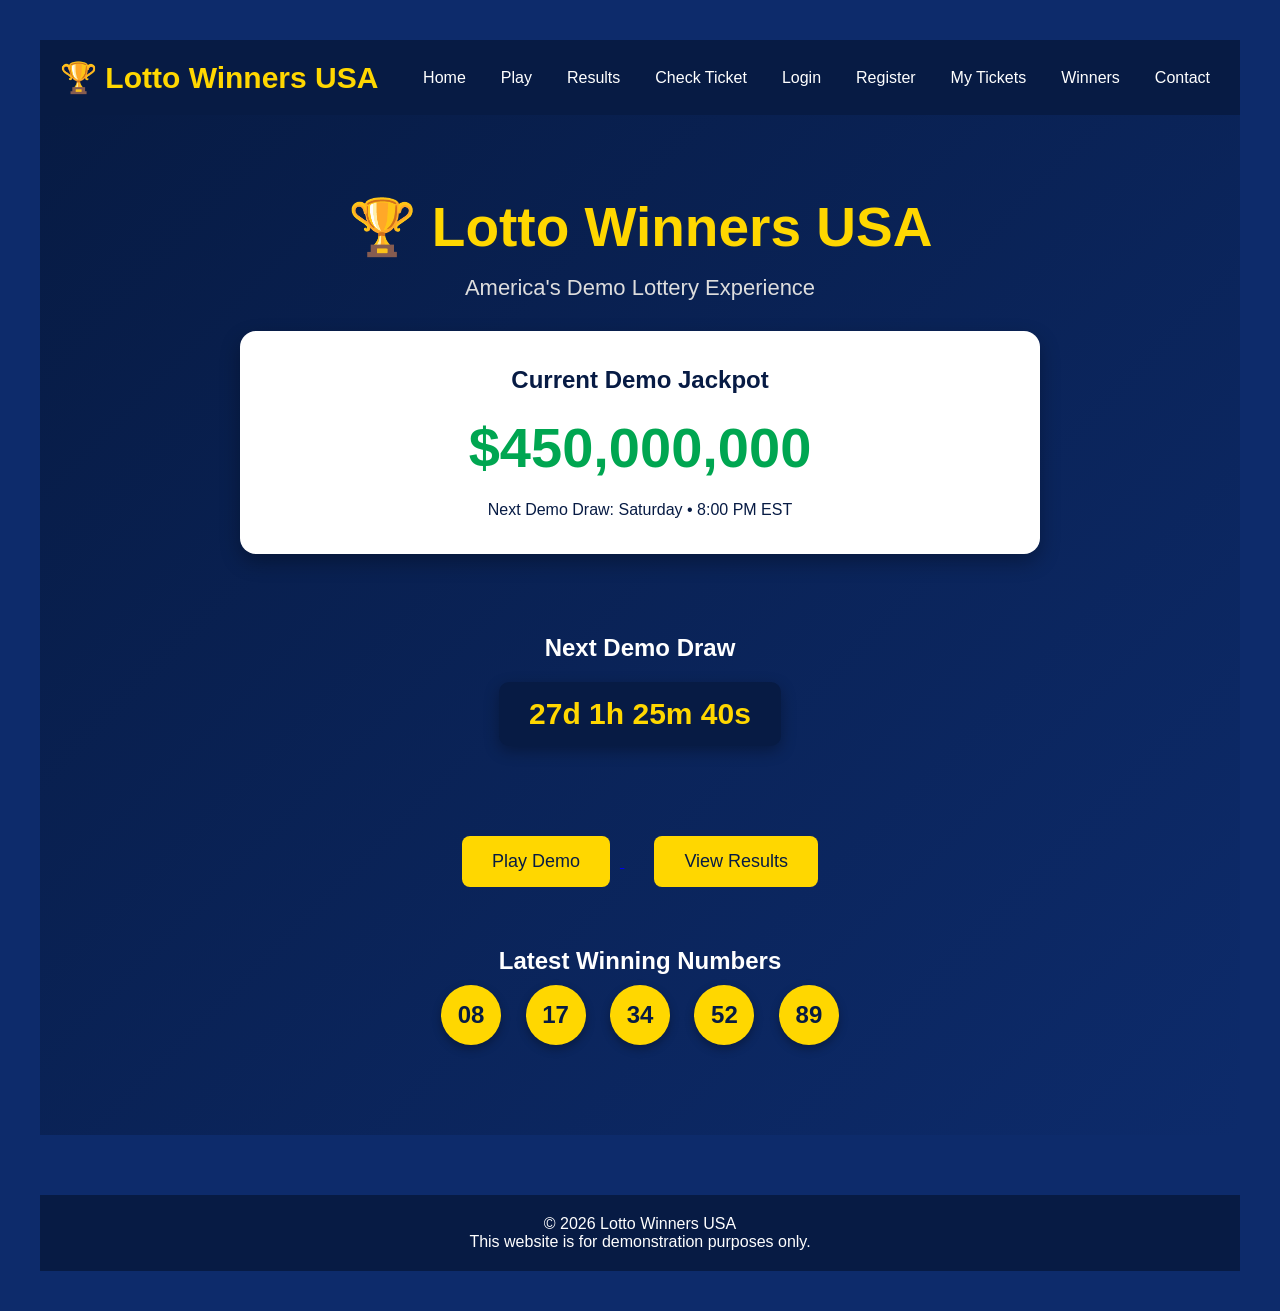
<file: index.html>
<!DOCTYPE html>
<html lang="en">
<head>
<meta charset="UTF-8">
<meta name="viewport" content="width=device-width, initial-scale=1.0">
<title>Lotto Winners USA</title>

<link rel="stylesheet" href="style.css">

<style>
*{
    margin:0;
    padding:0;
    box-sizing:border-box;
    font-family:Arial, Helvetica, sans-serif;
}

body{
    background:#0d2b6b;
    color:white;
}

header{
    background:#071b44;
    padding:20px;
}

nav{
    display:flex;
    justify-content:space-between;
    align-items:center;
    flex-wrap:wrap;
}

.logo{
    font-size:30px;
    font-weight:bold;
    color:#FFD700;
}

nav ul{
    display:flex;
    flex-wrap:wrap;
    list-style:none;
    gap:15px;
}

nav ul li a{
    color:white;
    text-decoration:none;
}

.hero{
    text-align:center;
    padding:80px 20px;
}

.hero h1{
    font-size:55px;
    color:#FFD700;
}

.subtitle{
    font-size:22px;
    margin:15px 0;
}


.jackpot-card{
    width:95%;
    max-width:800px;
    margin:30px auto;
    padding:35px 20px;
    background:#ffffff;
    color:#071b44;
    border-radius:16px;
    text-align:center;
    box-shadow:0 8px 20px rgba(0,0,0,.3);
}

.jackpot{
    font-size:clamp(24px, 7vw, 56px);
    font-weight:bold;
    color:#00a651;
    line-height:1.2;
    overflow-wrap:anywhere;
    margin:20px 0;
}
}

.countdown-section{
    margin:40px 0;
}

#countdown{
    display:inline-block;
    background:#071b44;
    color:#FFD700;
    padding:15px 30px;
    border-radius:10px;
    font-size:30px;
    font-weight:bold;
}

button{
    background:#FFD700;
    color:#071b44;
    border:none;
    padding:15px 30px;
    margin:10px;
    border-radius:8px;
    cursor:pointer;
    font-size:18px;
}

button:hover{
    background:white;
}

.numbers{
    margin-top:50px;
}

.ball{
    display:inline-block;
    width:60px;
    height:60px;
    line-height:60px;
    border-radius:50%;
    background:#FFD700;
    color:#071b44;
    font-size:24px;
    font-weight:bold;
    margin:10px;
}

footer{
    background:#071b44;
    text-align:center;
    padding:20px;
    margin-top:60px;
}
</style>

</head>

<body>

<header>

<nav>

<div class="logo">🏆 Lotto Winners USA</div>

<ul>
<li><a href="index.html">Home</a></li>
<li><a href="play.html">Play</a></li>
<li><a href="results.html">Results</a></li>
 <li><a href="check-ticket.html">Check Ticket</a></li>
<li><a href="login.html">Login</a></li>
<li><a href="register.html">Register</a></li>
<li><a href="tickets.html">My Tickets</a></li>
<li><a href="winners.html">Winners</a></li>
<li><a href="contact.html">Contact</a></li>
</ul>

</nav>

</header>

<section class="hero">

<h1>🏆 Lotto Winners USA</h1>

<p class="subtitle">
America's Demo Lottery Experience
</p>

<div class="jackpot-card">

<h2>Current Demo Jackpot</h2>

<div class="jackpot">
$450,000,000
</div>

<p>Next Demo Draw: Saturday • 8:00 PM EST</p>

</div>

<section class="countdown-section">

<h2>Next Demo Draw</h2>

<div id="countdown">
Loading...
</div>

</section>

<a href="play.html">
<button>Play Demo</button>
</a>

<a href="results.html">
<button>View Results</button>
</a>

<div class="numbers">

<h2>Latest Winning Numbers</h2>

<div class="ball">08</div>
<div class="ball">17</div>
<div class="ball">34</div>
<div class="ball">52</div>
<div class="ball">89</div>

</div>

</section>

<footer>

<p>© 2026 Lotto Winners USA</p>

<p>This website is for demonstration purposes only.</p>

</footer>

<script>
const drawDate = new Date("December 31, 2026 20:00:00").getTime();

function updateCountdown(){

const now = new Date().getTime();

const distance = drawDate - now;

if(distance <= 0){
document.getElementById("countdown").innerHTML =
"🎉 Demo Draw In Progress!";
return;
}

const days = Math.floor(distance/(1000*60*60*24));
const hours = Math.floor((distance%(1000*60*60*24))/(1000*60*60));
const minutes = Math.floor((distance%(1000*60*60))/(1000*60));
const seconds = Math.floor((distance%(1000*60))/1000);

document.getElementById("countdown").innerHTML =
days+"d "+hours+"h "+minutes+"m "+seconds+"s";

}

updateCountdown();

setInterval(updateCountdown,1000);
</script>

</body>
</html>
</file>
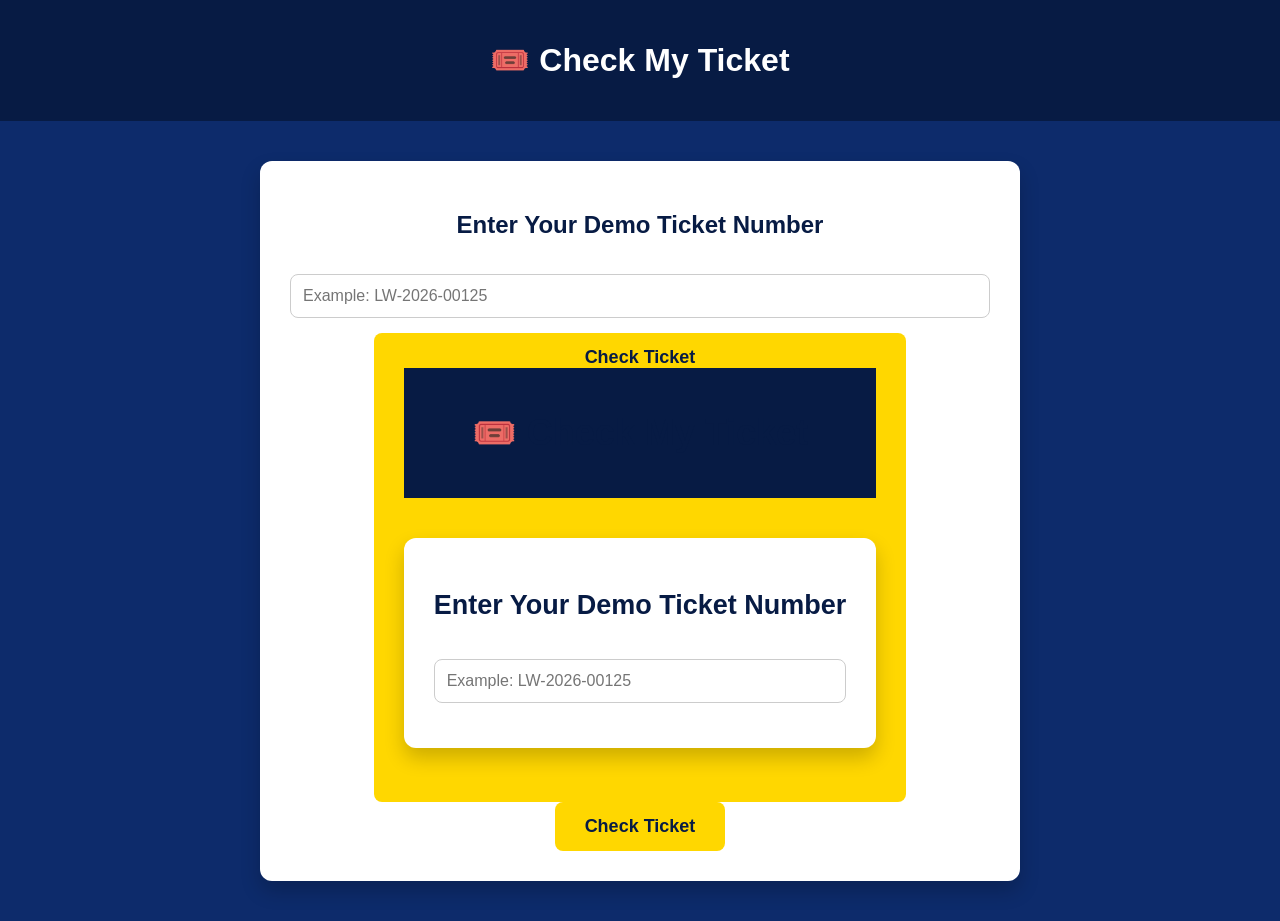
<file: check-ticket.html>
<!DOCTYPE html>
<html lang="en">
<head>
<meta charset="UTF-8">
<meta name="viewport" content="width=device-width, initial-scale=1.0">
<title>Check My Ticket - Lotto Winners USA</title>

<style>
body{
    margin:0;
    font-family:Arial, sans-serif;
    background:#0d2b6b;
    color:white;
}

header{
    background:#071b44;
    padding:20px;
    text-align:center;
}

.container{
    max-width:700px;
    margin:40px auto;
    background:white;
    color:#071b44;
    padding:30px;
    border-radius:12px;
    text-align:center;
}

input{
    width:100%;
    padding:12px;
    margin:15px 0;
    font-size:16px;
    box-sizing:border-box;
}

button{
    background:#FFD700;
    color:#071b44;
    border:none;
    padding:14px 30px;
    border-radius:8px;
    font-size:18px;
    cursor:pointer;
}

#result{
    margin-top:30px;
    text-align:left;
    display:none;
    background:#f4f4f4;
    padding:20px;
    border-radius:10px;
}
</style>
</head>

<body>

<header>
<h1>🎟️ Check My Ticket</h1>
</header>

<div class="container">

<h2>Enter Your Demo Ticket Number</h2>

<input
type="text"
id="ticket"
placeholder="Example: LW-2026-00125">

<button onclick="checkTicket()">
Check Ticket
<!DOCTYPE html>
<html lang="en">
<head>
<meta charset="UTF-8">
<meta name="viewport" content="width=device-width, initial-scale=1.0">
<title>Check My Ticket - Lotto Winners USA</title>

<link rel="stylesheet" href="style.css">

<style>
body{
    margin:0;
    font-family:Arial, sans-serif;
    background:#0d2b6b;
    color:white;
}

header{
    background:#071b44;
    padding:20px;
    text-align:center;
}

.container{
    max-width:700px;
    margin:40px auto;
    background:white;
    color:#071b44;
    padding:30px;
    border-radius:12px;
    text-align:center;
    box-shadow:0 10px 20px rgba(0,0,0,.2);
}

input{
    width:100%;
    padding:12px;
    margin:15px 0;
    font-size:16px;
    border:1px solid #ccc;
    border-radius:8px;
    box-sizing:border-box;
}

button{
    background:#FFD700;
    color:#071b44;
    border:none;
    padding:14px 30px;
    border-radius:8px;
    font-size:18px;
    font-weight:bold;
    cursor:pointer;
}

button:hover{
    background:#ffea66;
}

#result{
    margin-top:30px;
    text-align:left;
    display:none;
    background:#f4f4f4;
    color:#071b44;
    padding:20px;
    border-radius:10px;
}
</style>
</head>

<body>

<header>
<h1>🎟️ Check My Ticket</h1>
</header>

<div class="container">

<h2>Enter Your Demo Ticket Number</h2>

<input
type="text"
id="ticket"
placeholder="Example: LW-2026-00125">

<button onclick="checkTicket()">
Check Ticket
</button>

<div id="result"></div>

</div>

<script>
function checkTicket(){

    let ticket = document.getElementById("ticket").value.trim().toUpperCase();

    let result = document.getElementById("result");

    if(ticket === ""){
        alert("Please enter a ticket number.");
        return;
    }

    result.style.display = "block";

    if(ticket === "LW-2026-00125"){

        result.innerHTML = `
        <h3>✅ Ticket Found</h3>
        <p><strong>Ticket:</strong> LW-2026-00125</p>
        <p><strong>Game:</strong> USA 5/90</p>
        <p><strong>Numbers:</strong> 08, 17, 34, 52, 89</p>
        <p><strong>Status:</strong> Winner</p>
        <p><strong>Prize:</strong> $450,000,000 (Demo)</p>`;
        <p><strong>Prize:</strong> $450,000,000 (Demo)</p>
<button onclick="window.print()">
🖨️ Print Demo Ticket
</button>

    } else {

        result.innerHTML = `
        <h3>❌ Ticket Not Found</h3>
        <p>No demo ticket matches <strong>${ticket}</strong>.</p>
        <p>Please check the ticket number and try again.</p>`;
    }
}
</script>

</body>
</html>
</file>
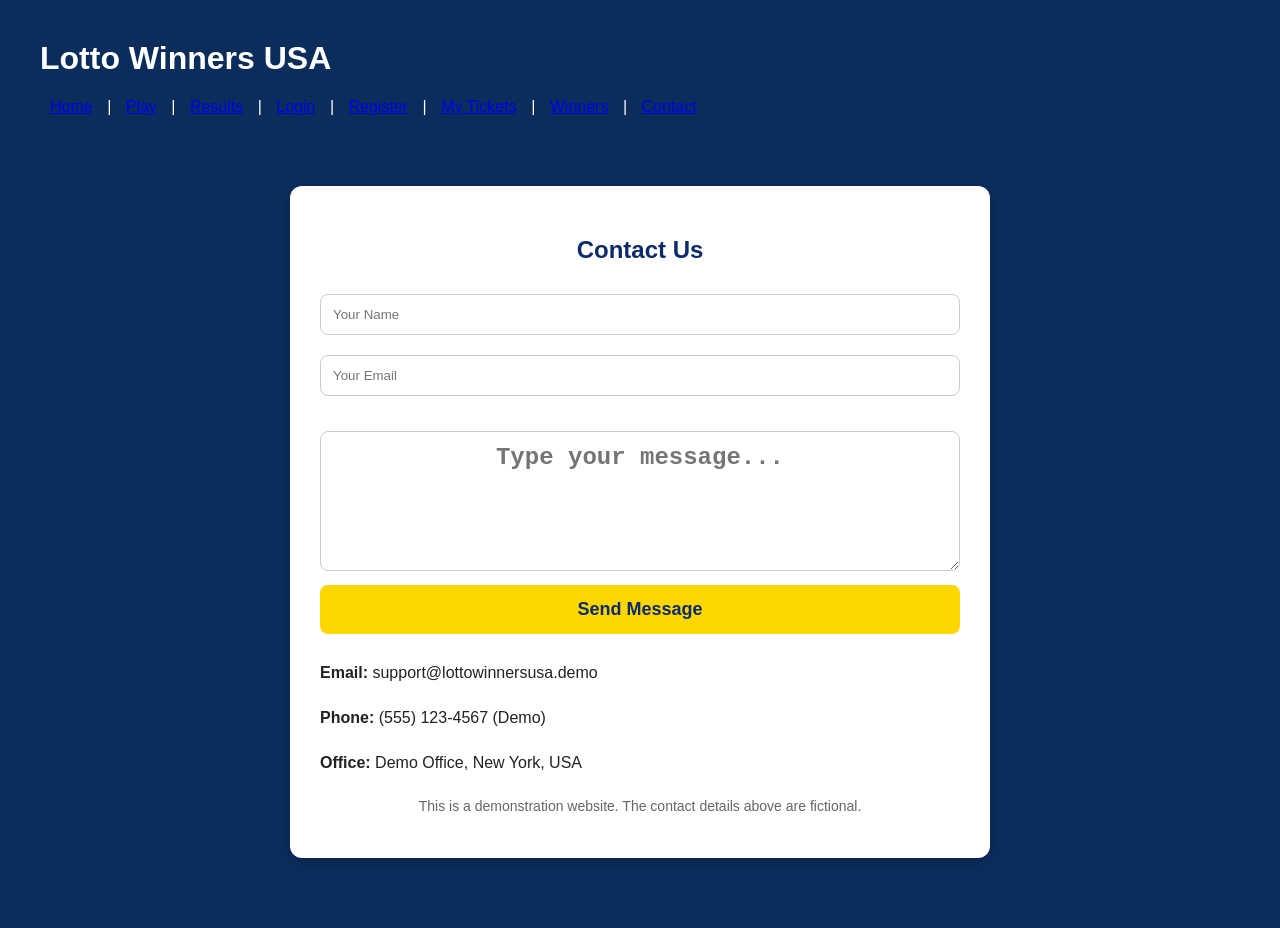
<file: contact.html>
<!DOCTYPE html>
<html lang="en">
<head>
<meta charset="UTF-8">
<meta name="viewport" content="width=device-width, initial-scale=1.0">
<title>Contact Us - Lotto Winners USA</title>

<link rel="stylesheet" href="style.css">

<style>
.container{
    max-width:700px;
    margin:50px auto;
    padding:20px;
}

.contact-box{
    background:#ffffff;
    color:#222;
    padding:30px;
    border-radius:12px;
    box-shadow:0 4px 10px rgba(0,0,0,.2);
}

.contact-box h2{
    color:#0d2b6b;
    text-align:center;
}

.contact-box input,
.contact-box textarea{
    width:100%;
    padding:12px;
    margin:10px 0;
    border:1px solid #ccc;
    border-radius:8px;
    box-sizing:border-box;
}

.contact-box textarea{
    height:140px;
    resize:vertical;
}

.send-btn{
    width:100%;
    padding:14px;
    background:#FFD700;
    color:#0d2b6b;
    border:none;
    border-radius:8px;
    font-size:18px;
    font-weight:bold;
    cursor:pointer;
}

.info{
    margin-top:25px;
    line-height:1.8;
}

.notice{
    margin-top:20px;
    font-size:14px;
    color:#666;
    text-align:center;
}
</style>

</head>

<body>

<header>
<h1>Lotto Winners USA</h1>

<nav>
<a href="index.html">Home</a> |
<a href="play.html">Play</a> |
<a href="results.html">Results</a> |
<a href="login.html">Login</a> |
<a href="register.html">Register</a> |
<a href="tickets.html">My Tickets</a> |
<a href="winners.html">Winners</a> |
<a href="contact.html">Contact</a>
</nav>
</header>

<div class="container">

<div class="contact-box">

<h2>Contact Us</h2>

<input type="text" id="name" placeholder="Your Name">

<input type="email" id="email" placeholder="Your Email">

<textarea id="message" placeholder="Type your message..."></textarea>

<button class="send-btn" onclick="sendMessage()">
Send Message
</button>

<div class="info">
<p><strong>Email:</strong> support@lottowinnersusa.demo</p>
<p><strong>Phone:</strong> (555) 123-4567 (Demo)</p>
<p><strong>Office:</strong> Demo Office, New York, USA</p>
</div>

<p class="notice">
This is a demonstration website. The contact details above are fictional.
</p>

</div>

</div>

<script>
function sendMessage(){

let name=document.getElementById("name").value;
let email=document.getElementById("email").value;
let message=document.getElementById("message").value;

if(name==="" || email==="" || message===""){
    alert("Please complete all fields.");
    return;
}

alert("Thank you! Your demo message has been submitted.");

document.getElementById("name").value="";
document.getElementById("email").value="";
document.getElementById("message").value="";
}
</script>

</body>
</html>
</file>
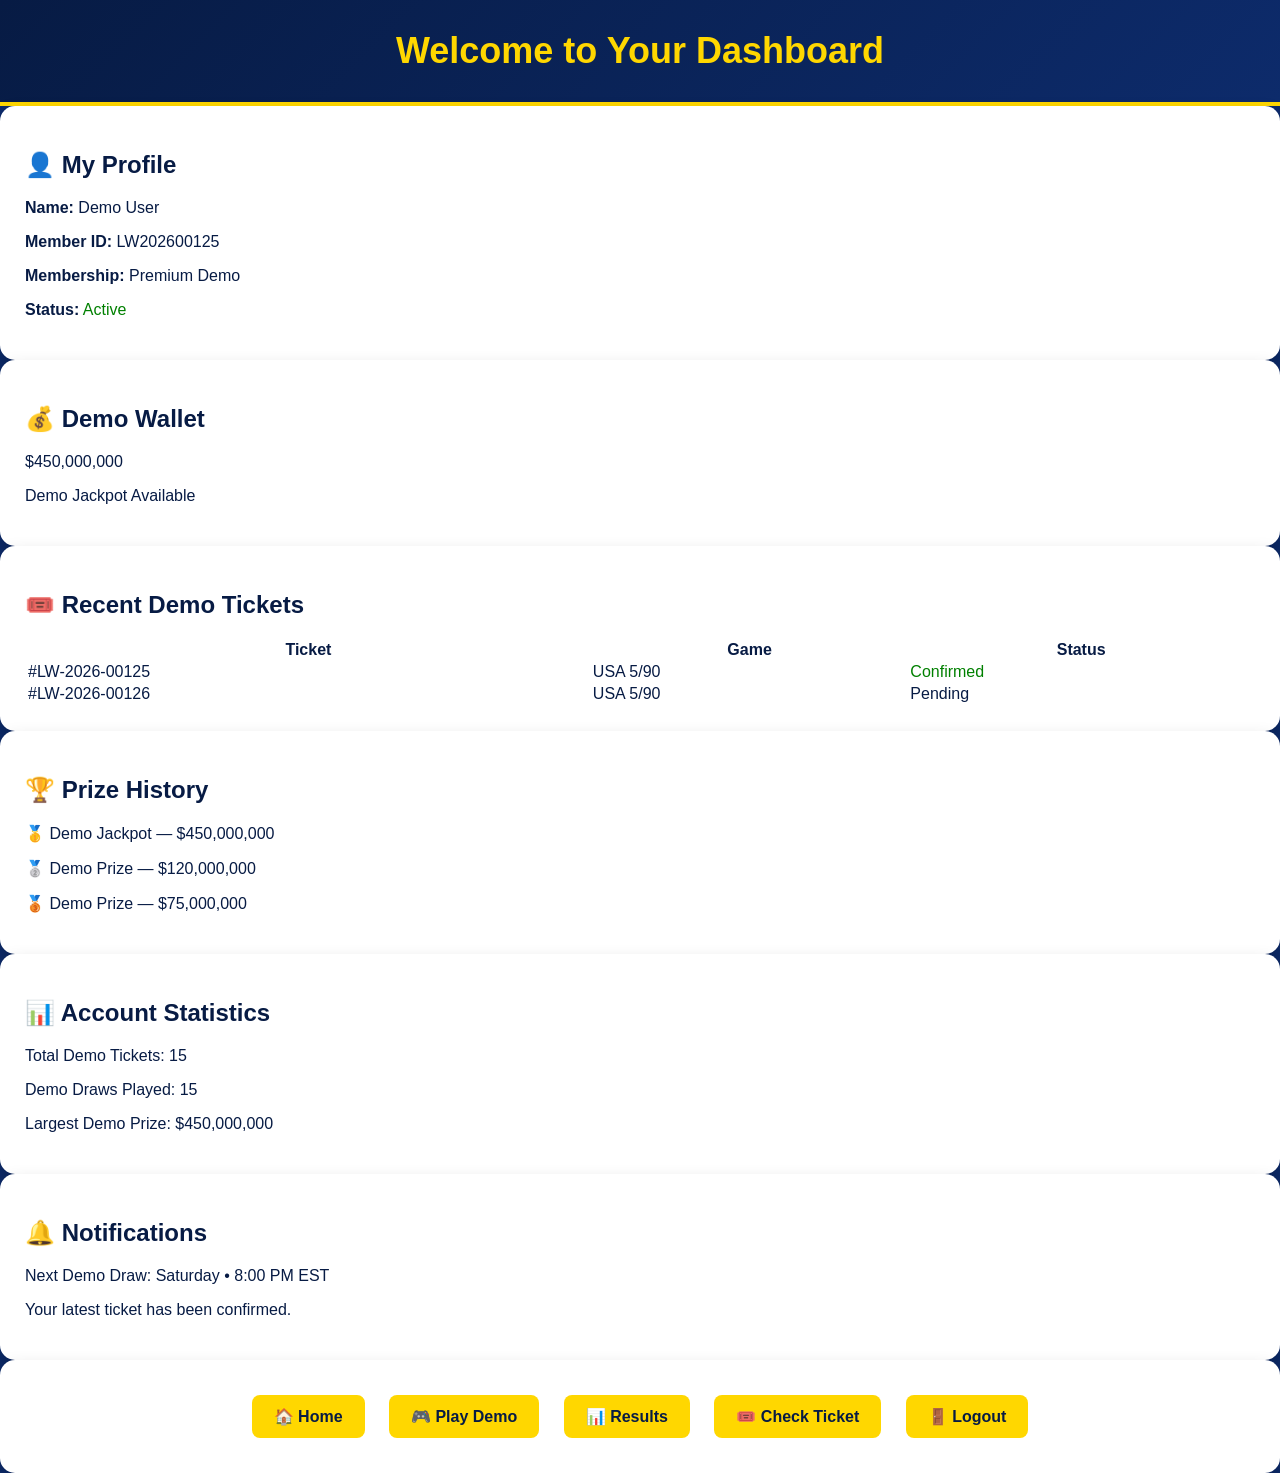
<file: dashboard.html>
<!DOCTYPE html>
<html lang="en">
<head>
<meta charset="UTF-8">
<meta name="viewport" content="width=device-width, initial-scale=1.0">
<title>User Dashboard</title>

<link rel="stylesheet" href="style.css">

<style>
body{
    margin:0;
    font-family:Arial,sans-serif;
    background:#0d2b6b;
    color:white;
}

header{
    background:linear-gradient(135deg,#071b44,#0d2b6b);
    padding:30px;
    text-align:center;
    border-bottom:4px solid #FFD700;
}

header h1{
    margin:0;
    color:#FFD700;
    font-size:36px;
}
}

.container{
    width:90%;
    max-width:1200px;
    margin:30px auto;
    display:grid;
    grid-template-columns:repeat(auto-fit,minmax(300px,1fr));
    gap:20px;

}

.card{
    background:white;
    color:#071b44;
    border-radius:15px;
    padding:25px;
    box-shadow:0 10px 20px rgba(0,0,0,.2);
    transition:transform .3s ease, box-shadow .3s ease;
}

.card:hover{
    transform:translateY(-5px);
    box-shadow:0 15px 30px rgba(0,0,0,.3);
}
}

.balance{
    font-size:36px;
    color:#00aa44;
    font-weight:bold;
}

.button{
    display:inline-block;
    margin:10px;
    padding:12px 22px;
    background:#FFD700;
    color:#071b44;
    text-decoration:none;
    border-radius:8px;
    font-weight:bold;
    transition:background .3s ease;
}

.button:hover{
    background:#ffea66;
}
}
</style>

</head>

<body>

<header>

<h1>Welcome to Your Dashboard</h1>

</header>

<div class="container">

<div class="card">
    <h2>👤 My Profile</h2>
    <p><strong>Name:</strong> Demo User</p>
    <p><strong>Member ID:</strong> LW202600125</p>
    <p><strong>Membership:</strong> Premium Demo</p>
    <p><strong>Status:</strong> <span style="color:green;">Active</span></p>
</div>

<div class="card">
    <h2>💰 Demo Wallet</h2>
    <div class="balance">$450,000,000</div>
    <p>Demo Jackpot Available</p>
</div>

<div class="card">
    <h2>🎟️ Recent Demo Tickets</h2>

    <table width="100%">
        <tr>
            <th>Ticket</th>
            <th>Game</th>
            <th>Status</th>
        </tr>

        <tr>
            <td>#LW-2026-00125</td>
            <td>USA 5/90</td>
            <td style="color:green;">Confirmed</td>
        </tr>

        <tr>
            <td>#LW-2026-00126</td>
            <td>USA 5/90</td>
            <td>Pending</td>
        </tr>
    </table>
</div>

<div class="card">
    <h2>🏆 Prize History</h2>

    <p>🥇 Demo Jackpot — $450,000,000</p>
    <p>🥈 Demo Prize — $120,000,000</p>
    <p>🥉 Demo Prize — $75,000,000</p>
</div>

<div class="card">
    <h2>📊 Account Statistics</h2>

    <p>Total Demo Tickets: 15</p>
    <p>Demo Draws Played: 15</p>
    <p>Largest Demo Prize: $450,000,000</p>
</div>

<div class="card">
    <h2>🔔 Notifications</h2>

    <p>Next Demo Draw: Saturday • 8:00 PM EST</p>

    <p>Your latest ticket has been confirmed.</p>
</div>

<div class="card" style="text-align:center;">
    <a href="index.html" class="button">🏠 Home</a>

    <a href="play.html" class="button">🎮 Play Demo</a>

    <a href="results.html" class="button">📊 Results</a>
    <a href="check-ticket.html" class="button">🎟️ Check Ticket</a>

    <a href="index.html" class="button">🚪 Logout</a>
</div>

</div>



</body>
</html>
</file>
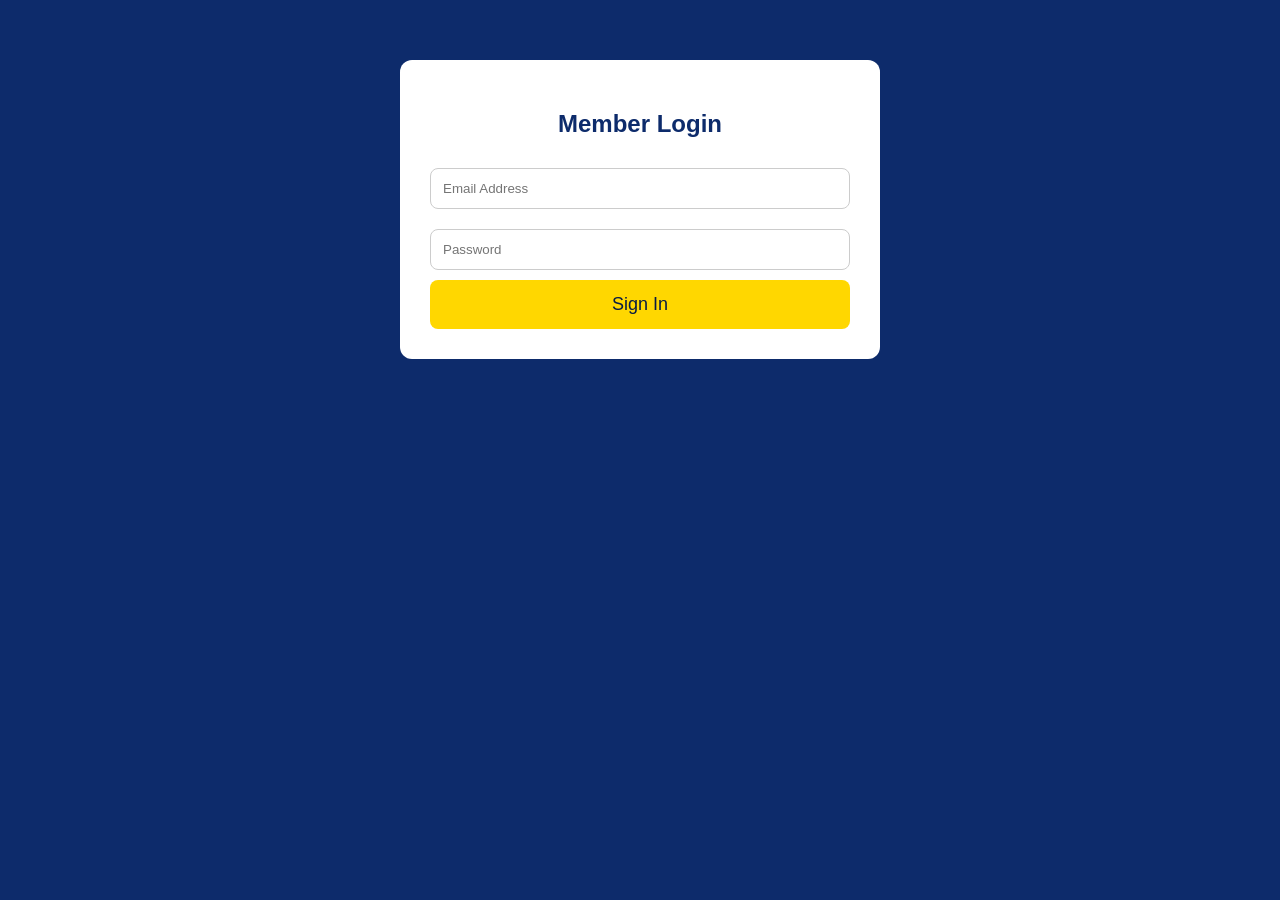
<file: login.html>
<!DOCTYPE html>
<html lang="en">
<head>
<meta charset="UTF-8">
<meta name="viewport" content="width=device-width, initial-scale=1.0">
<title>Login - Lotto Winners USA</title>

<link rel="stylesheet" href="style.css">

<style>
body{
    font-family:Arial, sans-serif;
    background:#0d2b6b;
    color:white;
}

.login-box{
    max-width:420px;
    margin:60px auto;
    background:white;
    color:#222;
    padding:30px;
    border-radius:12px;
}

.login-box h2{
    text-align:center;
    color:#0d2b6b;
}

.login-box input{
    width:100%;
    padding:12px;
    margin:10px 0;
    border:1px solid #ccc;
    border-radius:8px;
    box-sizing:border-box;
}

.login-btn{
    width:100%;
    padding:14px;
    background:#FFD700;
    color:#071b44;
    border:none;
    border-radius:8px;
    font-size:18px;
    cursor:pointer;
}
</style>

</head>

<body>

<div class="login-box">

<h2>Member Login</h2>

<input type="email" id="email" placeholder="Email Address">

<input type="password" id="password" placeholder="Password">

<button class="login-btn" onclick="login()">
Sign In
</button>

</div>

<script>
function login() {

    let email = document.getElementById("email").value;
    let password = document.getElementById("password").value;

    if(email === ""){
        alert("Please enter your email address.");
        return;
    }

    if(password === ""){
        alert("Please enter your password.");
        return;
    }

    alert("Welcome to Lotto Winners USA (Demo)!");

    window.location.href = "dashboard.html";
}
</script>

</body>
</html>
</file>
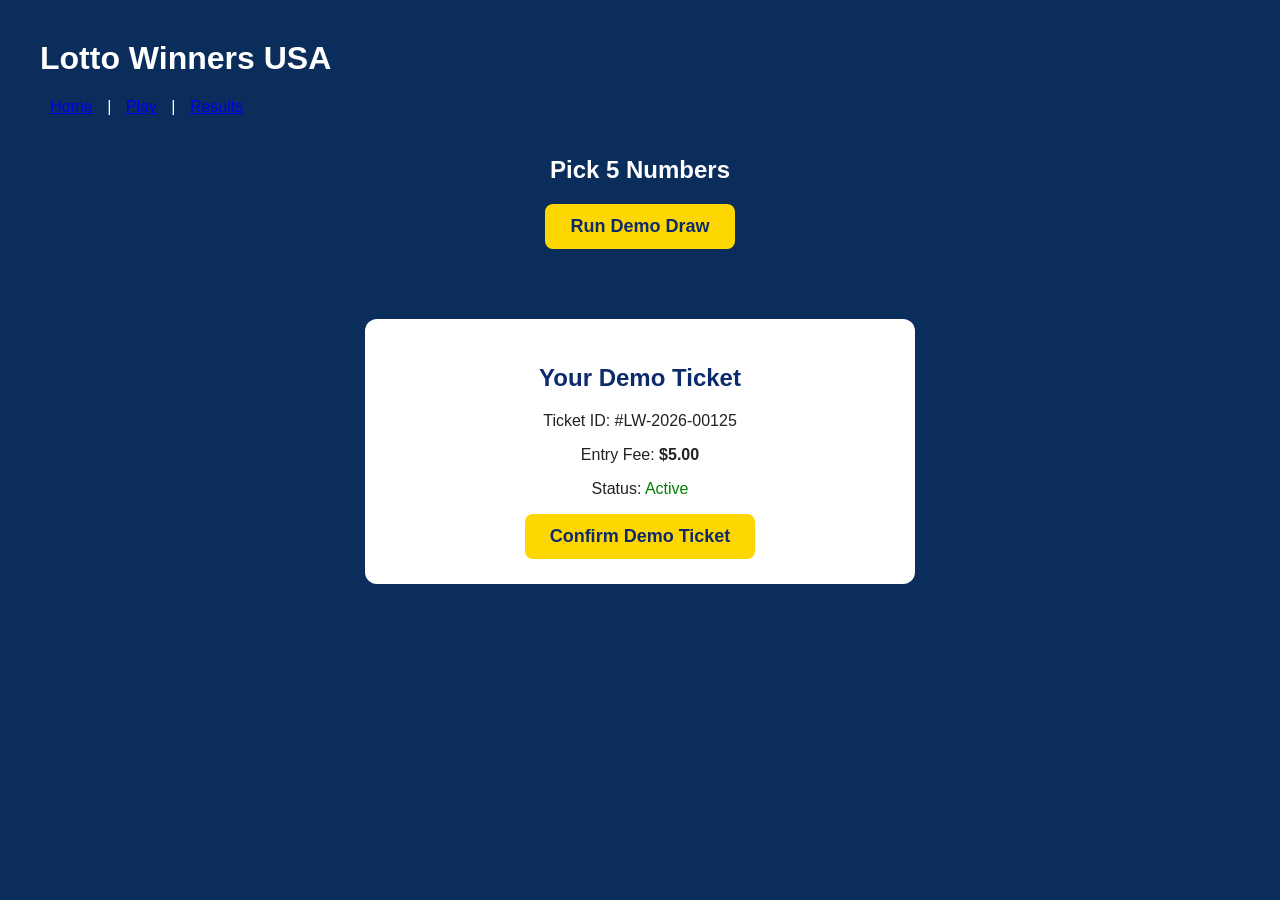
<file: play.html>
<!DOCTYPE html>
<html lang="en">
<head>
    <meta charset="UTF-8">
    <meta name="viewport" content="width=device-width, initial-scale=1.0">
    <title>Play - Lotto Winners USA</title>
    <link rel="stylesheet" href="style.css">

    <style>
        .container{
            max-width:900px;
            margin:40px auto;
            text-align:center;
        }

        .balls{
            display:flex;
            justify-content:center;
            gap:15px;
            flex-wrap:wrap;
            margin:30px 0;
        }

        .ball{
            width:70px;
            height:70px;
            border-radius:50%;
            background:#FFD700;
            color:#0d2b6b;
            display:flex;
            justify-content:center;
            align-items:center;
            font-size:28px;
            font-weight:bold;
        }

        .ticket-box{
            background:#fff;
            color:#222;
            max-width:500px;
            margin:40px auto;
            padding:25px;
            border-radius:12px;
        }

        .play-btn{
            background:#FFD700;
            color:#0d2b6b;
            border:none;
            padding:12px 25px;
            border-radius:8px;
            font-size:18px;
            cursor:pointer;
        }

        #jackpot{
            color:#00ff66;
            font-size:24px;
            font-weight:bold;
            margin-top:20px;
        }
    </style>
</head>

<body>

<header>
    <h1>Lotto Winners USA</h1>

    <nav>
        <a href="index.html">Home</a> |
        <a href="play.html">Play</a> |
        <a href="results.html">Results</a>
    </nav>
</header>

<section class="container">

<h2>Pick 5 Numbers</h2>

<button onclick="draw()" class="play-btn">
Run Demo Draw
</button>

<div id="balls" class="balls"></div>

<p id="jackpot"></p>

<div class="ticket-box">

<h2>Your Demo Ticket</h2>

<p>Ticket ID: #LW-2026-00125</p>

<p>Entry Fee: <strong>$5.00</strong></p>

<p>Status: <span style="color:green;">Active</span></p>

<button class="play-btn" onclick="alert('Demo ticket confirmed!')">
Confirm Demo Ticket
</button>

</div>

</section>

<script>
function draw(){

    let s = new Set();

    while(s.size < 5){
        s.add(Math.floor(Math.random()*90)+1);
    }

    let numbers=[...s].sort((a,b)=>a-b);

    document.getElementById("balls").innerHTML=
    numbers.map(n=>`<div class="ball">${String(n).padStart(2,"0")}</div>`).join("");

    document.getElementById("jackpot").innerHTML=
    "🎉 Demo Jackpot: <strong>$450,000,000</strong><br>Good Luck!";
}
</script>

</body>
</html>
</file>
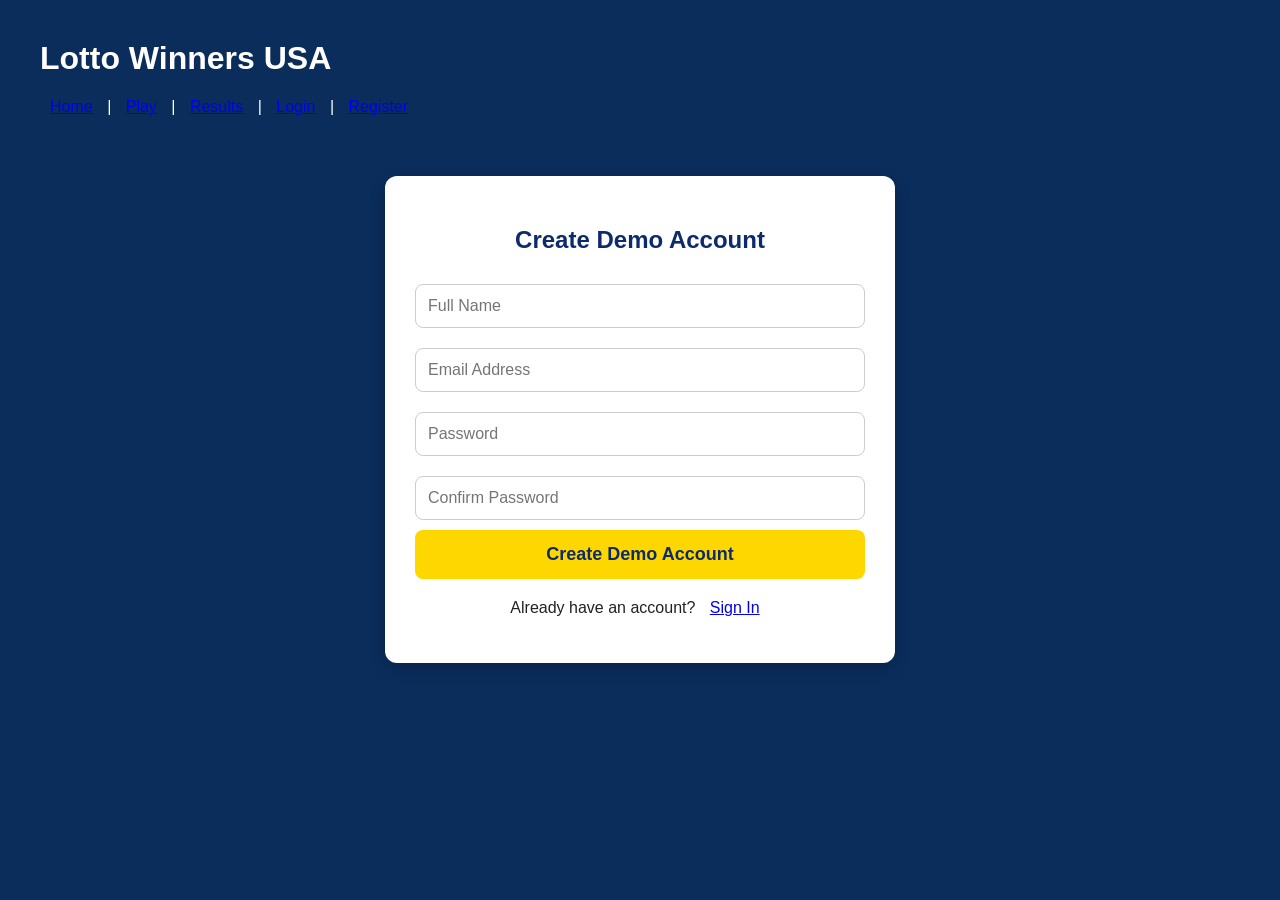
<file: register.html>
<!DOCTYPE html>
<html lang="en">
<head>
<meta charset="UTF-8">
<meta name="viewport" content="width=device-width, initial-scale=1.0">
<title>Register - Lotto Winners USA</title>

<link rel="stylesheet" href="style.css">

<style>
.register-box{
    max-width:450px;
    margin:60px auto;
    background:#fff;
    color:#222;
    padding:30px;
    border-radius:12px;
    box-shadow:0 5px 15px rgba(0,0,0,.2);
}

.register-box h2{
    text-align:center;
    color:#0d2b6b;
    margin-bottom:20px;
}

.register-box input{
    width:100%;
    padding:12px;
    margin:10px 0;
    border:1px solid #ccc;
    border-radius:8px;
    font-size:16px;
    box-sizing:border-box;
}

.register-btn{
    width:100%;
    padding:14px;
    background:#FFD700;
    color:#0d2b6b;
    border:none;
    border-radius:8px;
    font-size:18px;
    font-weight:bold;
    cursor:pointer;
}

.note{
    text-align:center;
    margin-top:20px;
}
</style>
</head>

<body>

<header>
<h1>Lotto Winners USA</h1>

<nav>
<a href="index.html">Home</a> |
<a href="play.html">Play</a> |
<a href="results.html">Results</a> |
<a href="login.html">Login</a> |
<a href="register.html">Register</a>
</nav>
</header>

<div class="register-box">

<h2>Create Demo Account</h2>

<input type="text" id="name" placeholder="Full Name">

<input type="email" id="email" placeholder="Email Address">

<input type="password" id="password" placeholder="Password">

<input type="password" id="confirm" placeholder="Confirm Password">

<button class="register-btn" onclick="registerUser()">
Create Demo Account
</button>

<p class="note">
Already have an account?
<a href="login.html">Sign In</a>
</p>

</div>

<script>
function registerUser(){

let name=document.getElementById("name").value;
let email=document.getElementById("email").value;
let password=document.getElementById("password").value;
let confirm=document.getElementById("confirm").value;

if(name==="" || email==="" || password==="" || confirm===""){
    alert("Please complete all fields.");
    return;
}

if(password!==confirm){
    alert("Passwords do not match.");
    return;
}

alert("Demo account created successfully!");

window.location.href="login.html";

}
</script>

</body>
</html>
</file>
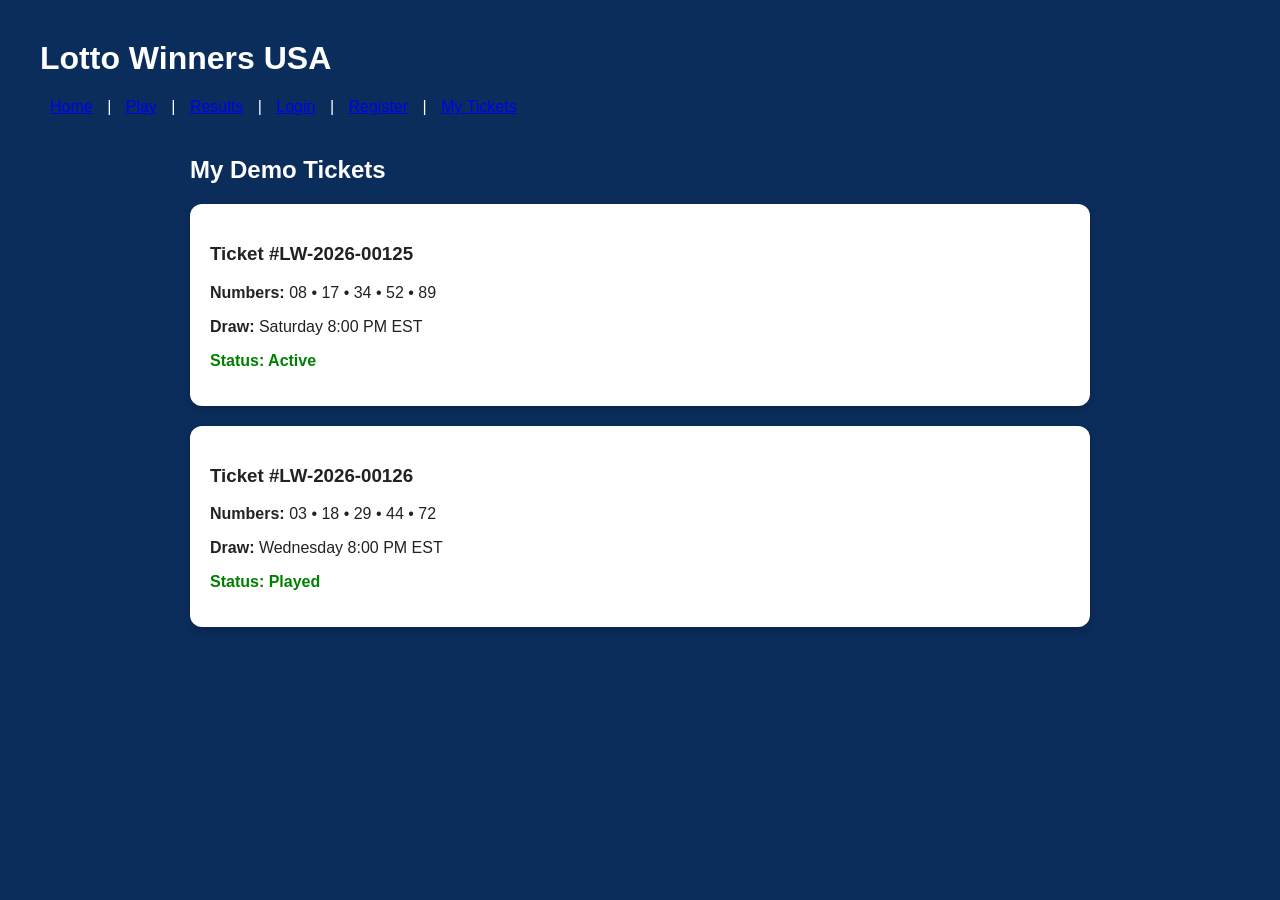
<file: ticket.html>
<!DOCTYPE html>
<html lang="en">
<head>
<meta charset="UTF-8">
<meta name="viewport" content="width=device-width, initial-scale=1.0">
<title>My Tickets - Lotto Winners USA</title>

<link rel="stylesheet" href="style.css">

<style>
.ticket-container{
    max-width:900px;
    margin:40px auto;
}

.ticket-card{
    background:#fff;
    color:#222;
    padding:20px;
    margin:20px 0;
    border-radius:12px;
    box-shadow:0 4px 10px rgba(0,0,0,.2);
}

.status{
    color:green;
    font-weight:bold;
}
</style>

</head>

<body>

<header>
<h1>Lotto Winners USA</h1>

<nav>
<a href="index.html">Home</a> |
<a href="play.html">Play</a> |
<a href="results.html">Results</a> |
<a href="login.html">Login</a> |
<a href="register.html">Register</a> |
<a href="tickets.html">My Tickets</a>
</nav>
</header>

<div class="ticket-container">

<h2>My Demo Tickets</h2>

<div class="ticket-card">
<h3>Ticket #LW-2026-00125</h3>

<p><strong>Numbers:</strong> 08 • 17 • 34 • 52 • 89</p>

<p><strong>Draw:</strong> Saturday 8:00 PM EST</p>

<p class="status">Status: Active</p>
</div>

<div class="ticket-card">
<h3>Ticket #LW-2026-00126</h3>

<p><strong>Numbers:</strong> 03 • 18 • 29 • 44 • 72</p>

<p><strong>Draw:</strong> Wednesday 8:00 PM EST</p>

<p class="status">Status: Played</p>
</div>

</div>

</body>
</html>
</file>
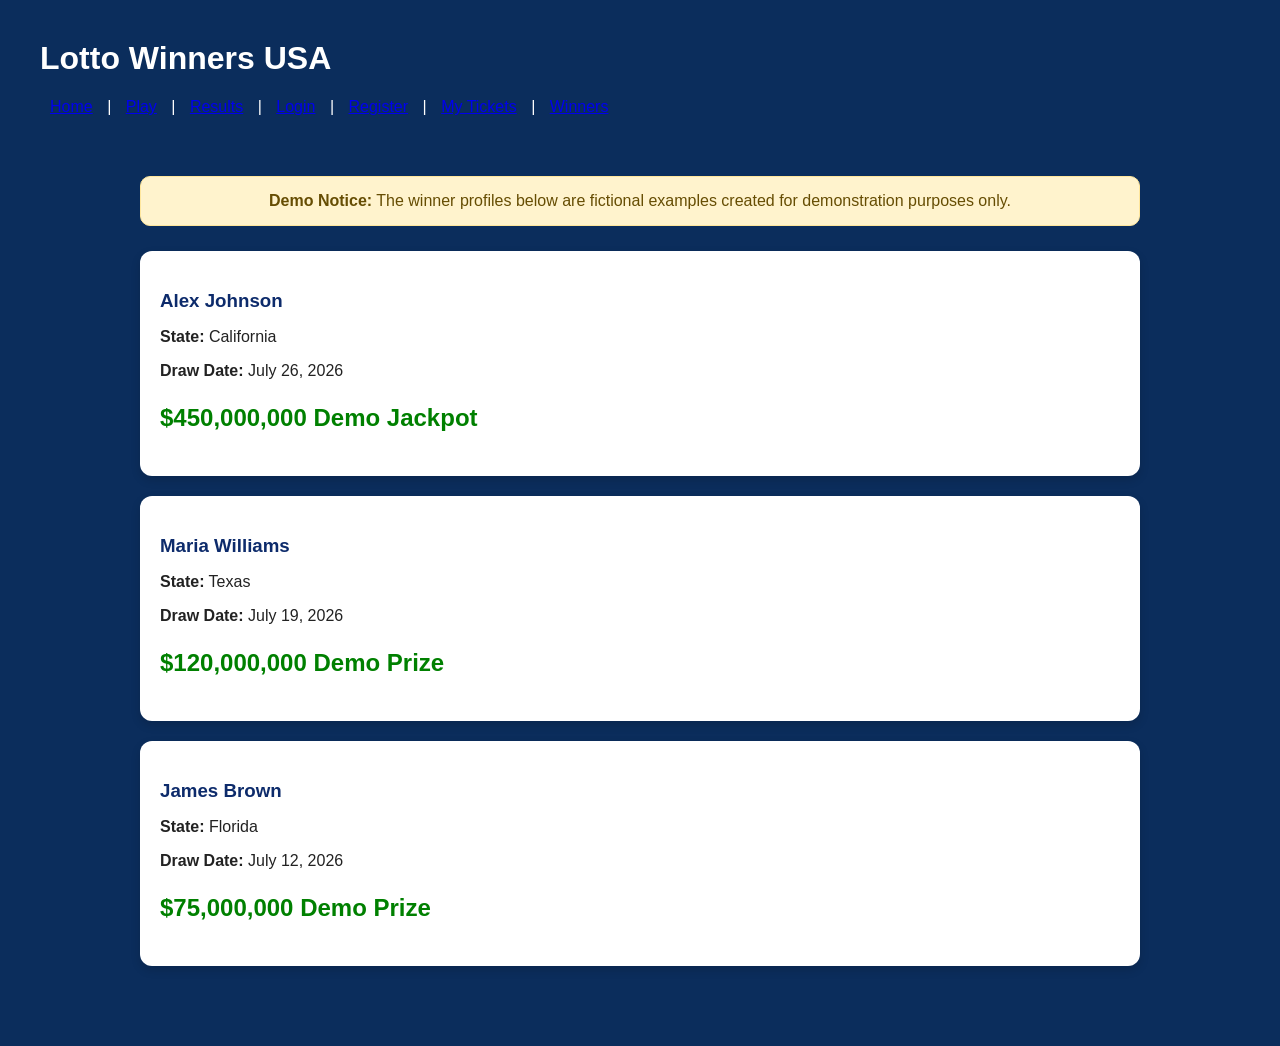
<file: winners.html>
<!DOCTYPE html>
<html lang="en">
<head>
<meta charset="UTF-8">
<meta name="viewport" content="width=device-width, initial-scale=1.0">
<title>Demo Winners - Lotto Winners USA</title>

<link rel="stylesheet" href="style.css">

<style>
.container{
    max-width:1000px;
    margin:40px auto;
    padding:20px;
}

.notice{
    background:#fff3cd;
    color:#664d03;
    border:1px solid #ffe69c;
    padding:15px;
    border-radius:10px;
    margin-bottom:25px;
    text-align:center;
}

.winner-card{
    background:#ffffff;
    color:#222;
    border-radius:12px;
    padding:20px;
    margin-bottom:20px;
    box-shadow:0 4px 10px rgba(0,0,0,0.15);
}

.winner-card h3{
    color:#0d2b6b;
    margin-bottom:10px;
}

.prize{
    color:#008000;
    font-size:24px;
    font-weight:bold;
}
</style>
</head>

<body>

<header>
<h1>Lotto Winners USA</h1>

<nav>
<a href="index.html">Home</a> |
<a href="play.html">Play</a> |
<a href="results.html">Results</a> |
<a href="login.html">Login</a> |
<a href="register.html">Register</a> |
<a href="tickets.html">My Tickets</a> |
<a href="winners.html">Winners</a>
</nav>
</header>

<div class="container">

<div class="notice">
<strong>Demo Notice:</strong> The winner profiles below are fictional examples created for demonstration purposes only.
</div>

<div class="winner-card">
<h3>Alex Johnson</h3>
<p><strong>State:</strong> California</p>
<p><strong>Draw Date:</strong> July 26, 2026</p>
<p class="prize">$450,000,000 Demo Jackpot</p>
</div>

<div class="winner-card">
<h3>Maria Williams</h3>
<p><strong>State:</strong> Texas</p>
<p><strong>Draw Date:</strong> July 19, 2026</p>
<p class="prize">$120,000,000 Demo Prize</p>
</div>

<div class="winner-card">
<h3>James Brown</h3>
<p><strong>State:</strong> Florida</p>
<p><strong>Draw Date:</strong> July 12, 2026</p>
<p class="prize">$75,000,000 Demo Prize</p>
</div>

</div>

</body>
</html>
</file>
<file: style.css>
body{font-family:Arial;margin:40px;background:#0b2d5c;color:#fff}a,button{padding:10px}main{background:#123;padding:20px;border-radius:8px}
.number-grid{
display:grid;
grid-template-columns:repeat(6,1fr);
gap:10px;
margin-top:30px;
}

.number{
background:#FFD700;
color:#0d2b6b;
padding:15px;
border-radius:50%;
text-align:center;
font-weight:bold;
cursor:pointer;
}

.number:hover{
background:#ffef80;
}

.selected-numbers{
font-size:24px;
font-weight:bold;
margin:20px 0;
}

.buttons{
display:flex;
flex-wrap:wrap;
gap:10px;
justify-content:center;
margin-bottom:25px;
}

.buttons button{
padding:12px 20px;
font-size:18px;
border:none;
border-radius:8px;
background:#FFD700;
cursor:pointer;
}
.balls{
    display:flex;
    justify-content:center;
    gap:15px;
    flex-wrap:wrap;
    margin-top:30px;
}

.ball{
    width:70px;
    height:70px;
    background:#FFD700;
    color:#0d2b6b;
    border-radius:50%;
    display:flex;
    align-items:center;
    justify-content:center;
    font-size:28px;
    font-weight:bold;
    box-shadow:0 4px 10px rgba(0,0,0,.3);
}

#message{
    margin-top:25px;
    font-size:24px;
    color:#00ff66;
    font-weight:bold;
    text-align:center;
}
.ticket-box{
    max-width:500px;
    margin:40px auto;
    background:white;
    color:#222;
    padding:25px;
    border-radius:15px;
    text-align:center;
}

.ticket-box h2{
    color:#0d2b6b;
}

.play-btn{
    background:#FFD700;
    color:#0d2b6b;
    border:none;
    padding:15px 35px;
    border-radius:10px;
    font-size:20px;
    font-weight:bold;
    cursor:pointer;
}
#balls{
    display:flex;
    justify-content:center;
    gap:15px;
    flex-wrap:wrap;
    margin:30px 0;
}

.ball{
    width:80px;
    height:80px;
    border-radius:50%;
    background:#FFD700;
    color:#0d2b6b;
    display:flex;
    justify-content:center;
    align-items:center;
    font-size:32px;
    font-weight:bold;
    box-shadow:0 4px 10px rgba(0,0,0,.3);
}

.jackpot{
    text-align:center;
    font-size:32px;
    font-weight:bold;
    color:#00ff66;
    margin-top:20px;
}
.countdown-section{
    text-align:center;
    margin:50px auto;
    padding:30px;
}

#countdown{
    font-size:36px;
    font-weight:bold;
    color:#FFD700;
    background:#0d2b6b;
    display:inline-block;
    padding:20px 35px;
    border-radius:12px;
    margin-top:20px;
    box-shadow:0 5px 15px rgba(0,0,0,.3);
}
.hero{
    text-align:center;
    padding:80px 20px;
    background:linear-gradient(135deg,#071b44,#0d2b6b);
}

.subtitle{
    font-size:22px;
    color:#ddd;
    margin:15px 0 40px;
}

.jackpot-card{
    max-width:650px;
    margin:0 auto 40px;
    background:#ffffff;
    color:#071b44;
    padding:30px;
    border-radius:16px;
    box-shadow:0 8px 20px rgba(0,0,0,.3);
}

.jackpot{
    font-size:56px;
    color:#00a651;
    font-weight:bold;
    margin:20px 0;
}
</file>
